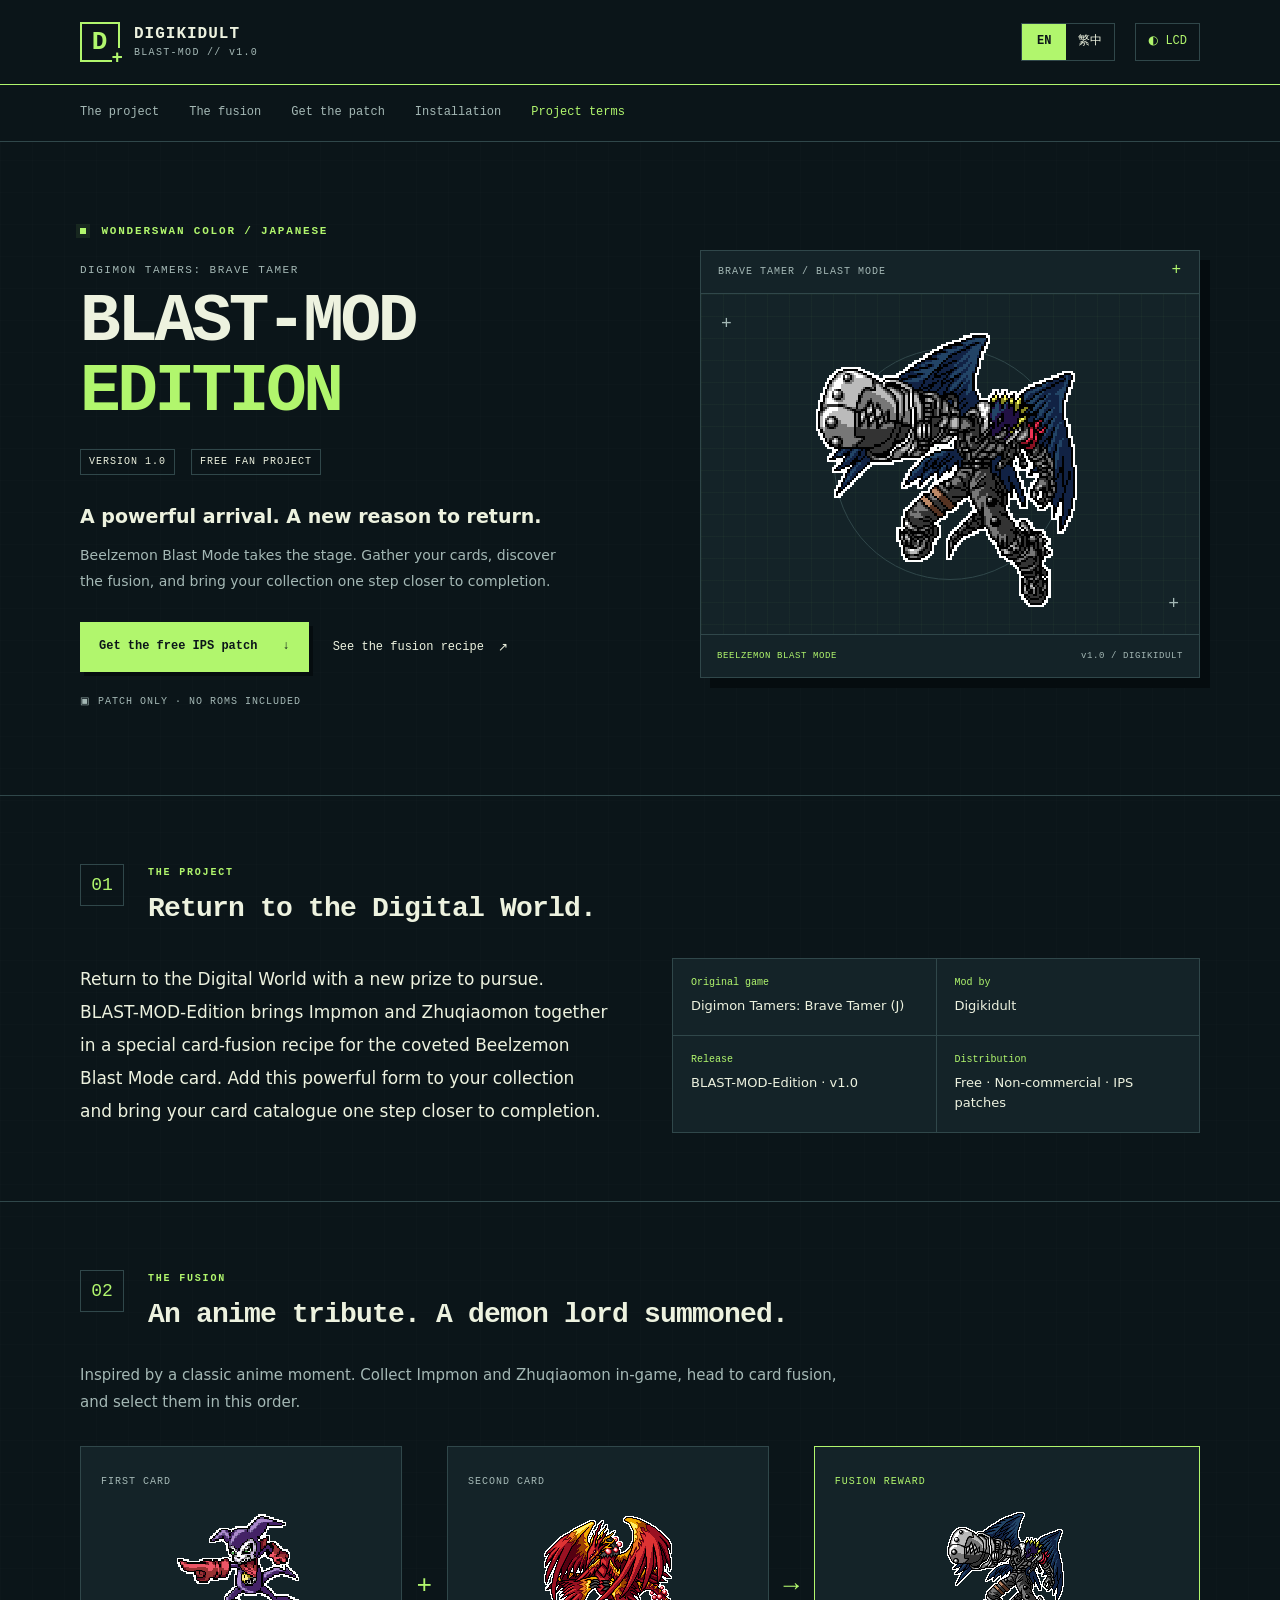
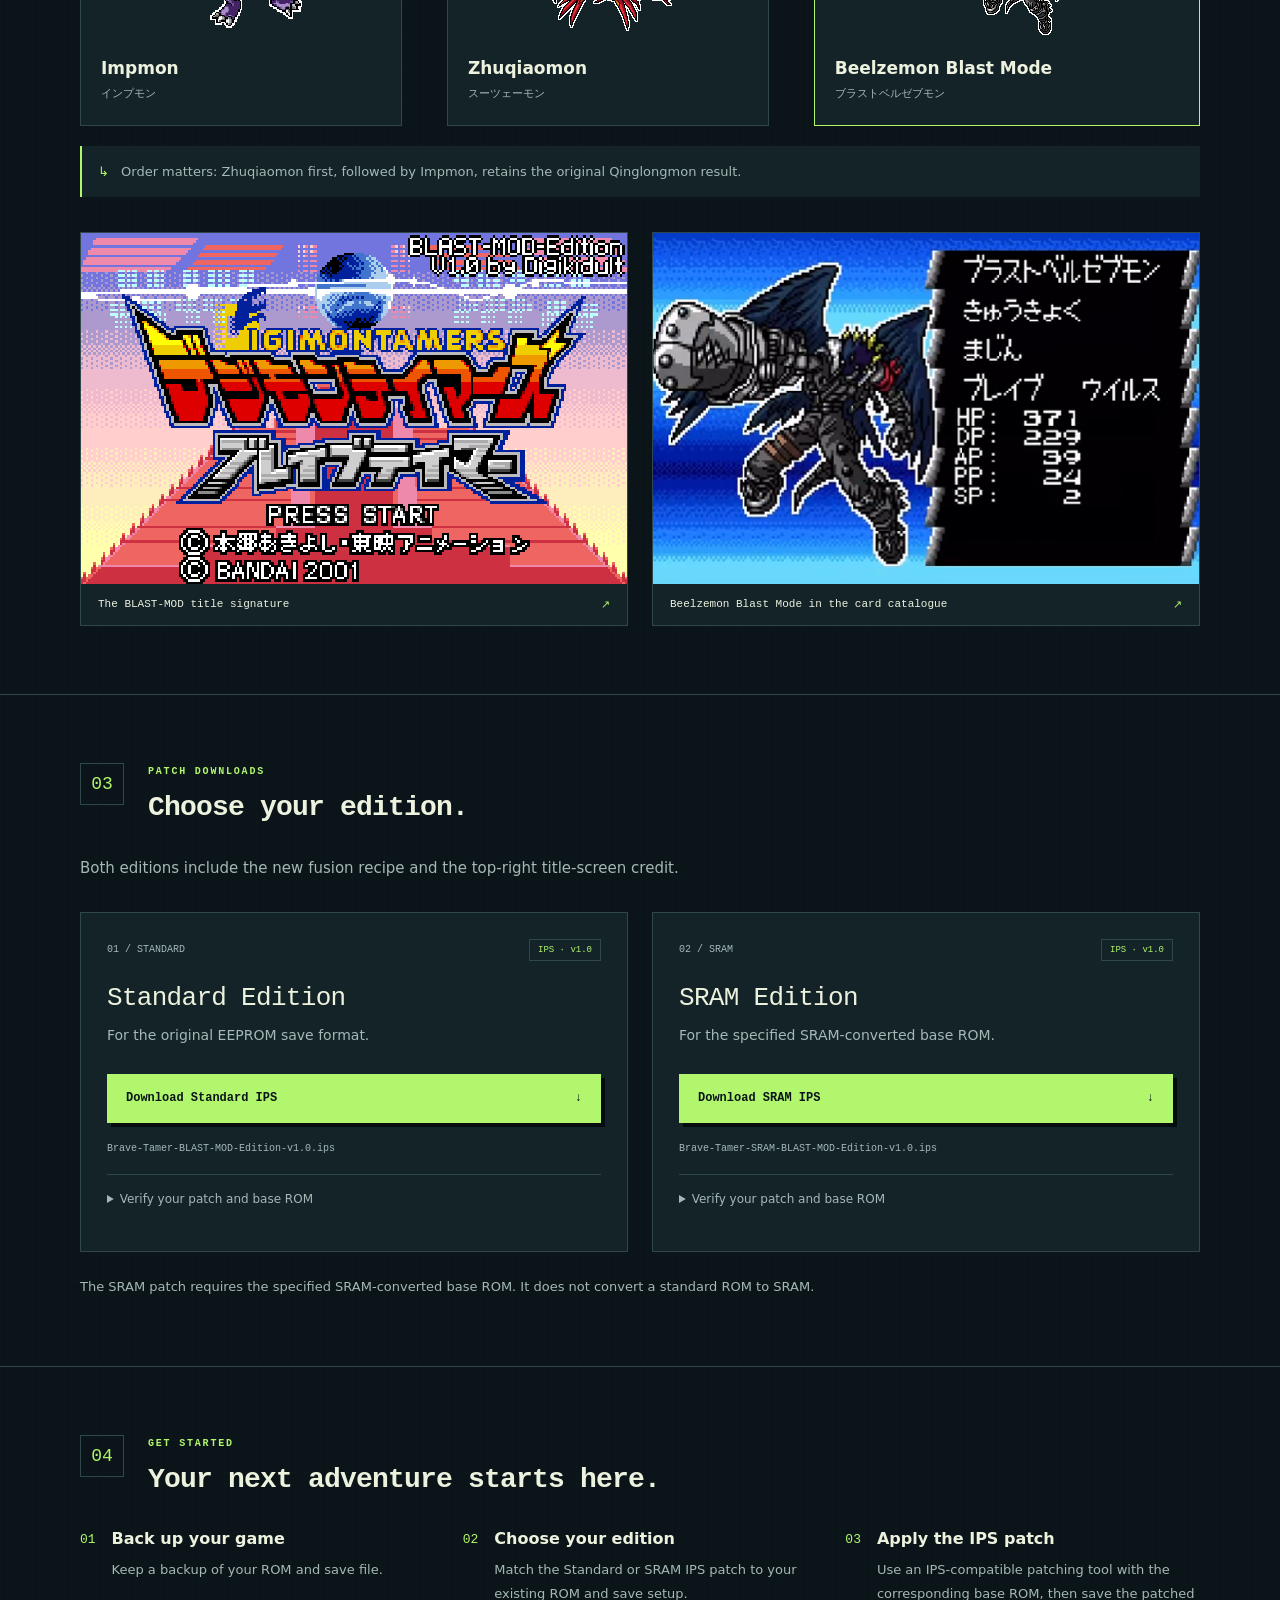
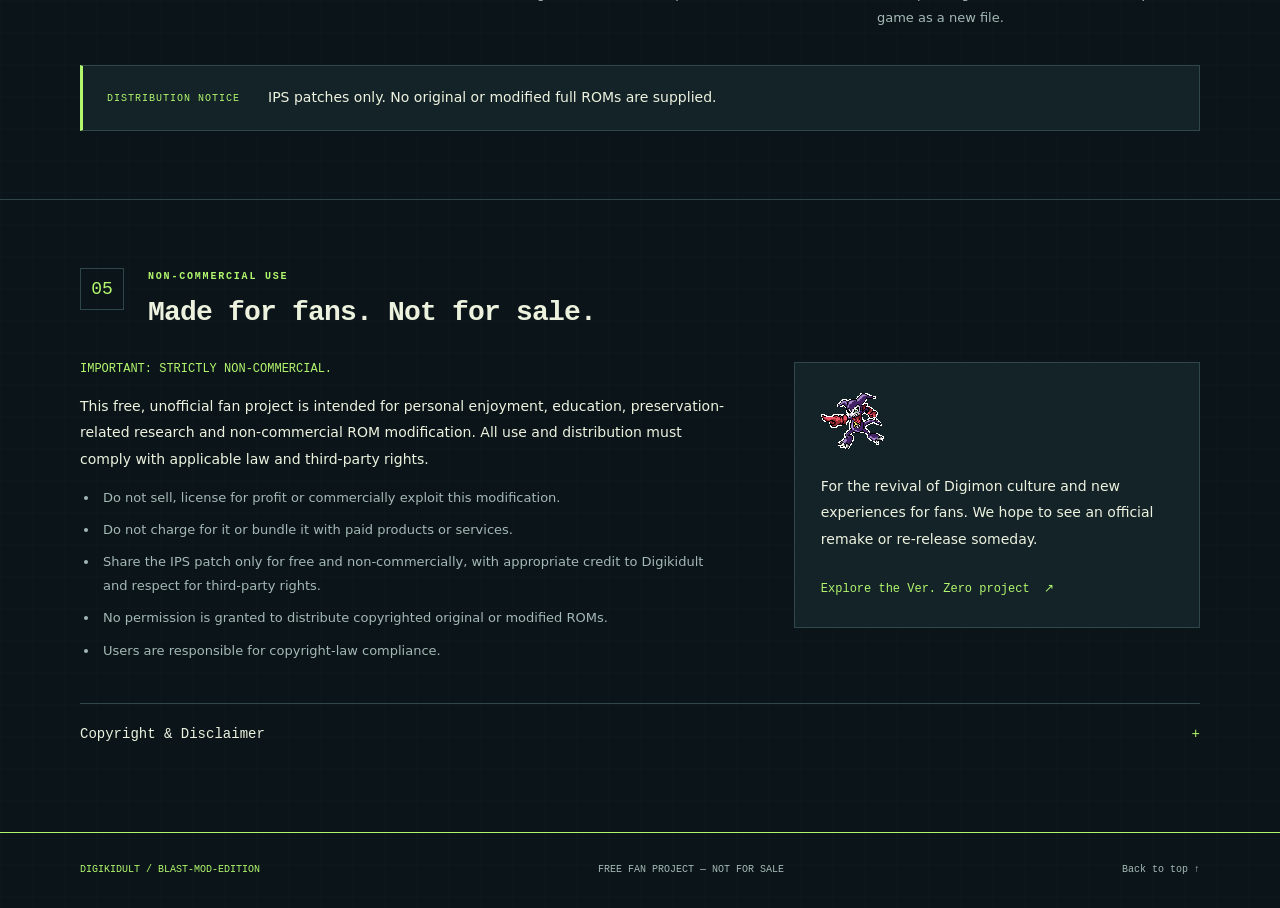
<file: index.html>
<!doctype html>
<html lang="en" data-theme="green"><head><meta charset="utf-8"><meta name="viewport" content="width=device-width,initial-scale=1"><meta name="color-scheme" content="dark"><meta name="description" content="BLAST-MOD-Edition for Digimon Tamers Brave Tamer. Discover the fusion recipe and download free Standard and SRAM IPS patches."><meta name="theme-color" content="#0b1519"><title>BLAST-MOD-Edition v1.0 — English · Digikidult</title><link rel="icon" href="impmon.png" type="image/png"><link rel="stylesheet" href="style.css"><script src="script.js" defer></script></head>
<body><a class="skip-link" href="#main">Skip to content</a><header class="topbar"><div class="wrap topbar-inner"><a class="brand" href="#top"><span class="brand-icon" aria-hidden="true">D<span>+</span></span><span>DIGIKIDULT<span class="brand-sub">BLAST-MOD // v1.0</span></span></a><div class="header-controls"><nav class="language" aria-label="Language"><a href="index.html" lang="en" aria-current="page">EN</a><a href="index-zh-HK.html" lang="zh-HK" >繁中</a></nav><button id="theme-button" class="theme-button" aria-label="Toggle LCD colour theme" aria-pressed="false"><span aria-hidden="true">◐</span> LCD</button></div></div></header>
<div class="nav-line"><nav class="wrap section-nav" aria-label="Page sections"><a href="#about">The project</a><a href="#fusion">The fusion</a><a href="#download">Get the patch</a><a href="#install">Installation</a><a href="#terms">Project terms</a></nav></div>
<main id="main"><section class="hero wrap" id="top"><div class="hero-copy"><div class="eyebrow"><span class="status-dot"></span> WONDERSWAN COLOR / JAPANESE</div><p class="edition-name">DIGIMON TAMERS: BRAVE TAMER</p><h1>BLAST-MOD<span>EDITION</span></h1><div class="release-line"><span>VERSION 1.0</span><span>FREE FAN PROJECT</span></div><h2 class="hero-tagline">A powerful arrival. A new reason to return.</h2><p class="hero-description">Beelzemon Blast Mode takes the stage. Gather your cards, discover the fusion, and bring your collection one step closer to completion.</p><div class="hero-actions"><a class="button primary" href="#download">Get the free IPS patch<span aria-hidden="true">↓</span></a><a class="text-link" href="#fusion">See the fusion recipe<span aria-hidden="true">↗</span></a></div><p class="patch-only"><span aria-hidden="true">▣</span> PATCH ONLY · NO ROMS INCLUDED</p></div><figure class="hero-art"><div class="hud-line"><span>BRAVE TAMER / BLAST MODE</span><span class="hud-plus">+</span></div><div class="art-stage"><span class="crosshair one" aria-hidden="true">+</span><span class="crosshair two" aria-hidden="true">+</span><img src="blast-beelzemon.png" width="120" height="128" alt="Original pixel artwork of Beelzemon Blast Mode" fetchpriority="high"></div><figcaption><span>BEELZEMON BLAST MODE</span><span>v1.0 / DIGIKIDULT</span></figcaption></figure></section>
<section class="section" id="about"><div class="wrap"><div class="section-heading"><span class="section-index">01</span><div><p class="eyebrow">THE PROJECT</p><h2>Return to the Digital World.</h2></div></div><div class="about-grid"><p class="lead">Return to the Digital World with a new prize to pursue. BLAST-MOD-Edition brings Impmon and Zhuqiaomon together in a special card-fusion recipe for the coveted Beelzemon Blast Mode card. Add this powerful form to your collection and bring your card catalogue one step closer to completion.</p><dl class="project-facts"><div><dt>Original game</dt><dd>Digimon Tamers: Brave Tamer (J)</dd></div><div><dt>Mod by</dt><dd>Digikidult</dd></div><div><dt>Release</dt><dd>BLAST-MOD-Edition · v1.0</dd></div><div><dt>Distribution</dt><dd>Free · Non-commercial · IPS patches</dd></div></dl></div></div></section>
<section class="section" id="fusion"><div class="wrap"><div class="section-heading"><span class="section-index">02</span><div><p class="eyebrow">THE FUSION</p><h2>An anime tribute. A demon lord summoned.</h2></div></div><p class="section-intro">Inspired by a classic anime moment. Collect Impmon and Zhuqiaomon in-game, head to card fusion, and select them in this order.</p><div class="recipe"><article class="recipe-card "><span class="recipe-label">FIRST CARD</span><div class="sprite-stage"><img src="impmon.png" alt="Impmon" loading="lazy" width="128" height="128"></div><h3>Impmon</h3><p lang="ja">インプモン</p></article><span class="recipe-sign" aria-hidden="true">+</span><article class="recipe-card "><span class="recipe-label">SECOND CARD</span><div class="sprite-stage"><img src="zhuqiaomon.png" alt="Zhuqiaomon" loading="lazy" width="128" height="128"></div><h3>Zhuqiaomon</h3><p lang="ja">スーツェーモン</p></article><span class="recipe-sign" aria-hidden="true">→</span><article class="recipe-card reward"><span class="recipe-label">FUSION REWARD</span><div class="sprite-stage"><img src="blast-beelzemon.png" alt="Beelzemon Blast Mode" loading="lazy" width="128" height="128"></div><h3>Beelzemon Blast Mode</h3><p lang="ja">ブラストベルゼブモン</p></article></div><p class="order-note"><span aria-hidden="true">↳</span> Order matters: Zhuqiaomon first, followed by Impmon, retains the original Qinglongmon result.</p><div class="screens"><button class="screen-button" data-image="title-screen.png" data-caption="The BLAST-MOD title signature" aria-label="Enlarge The BLAST-MOD title signature"><img src="title-screen.png" alt="The BLAST-MOD title signature" loading="lazy"><span>The BLAST-MOD title signature<span aria-hidden="true">↗</span></span></button><button class="screen-button" data-image="blast-card.png" data-caption="Beelzemon Blast Mode in the card catalogue" aria-label="Enlarge Beelzemon Blast Mode in the card catalogue"><img src="blast-card.png" alt="Beelzemon Blast Mode in the card catalogue" loading="lazy"><span>Beelzemon Blast Mode in the card catalogue<span aria-hidden="true">↗</span></span></button></div></div></section>
<section class="section" id="download"><div class="wrap"><div class="section-heading"><span class="section-index">03</span><div><p class="eyebrow">PATCH DOWNLOADS</p><h2>Choose your edition.</h2></div></div><p class="section-intro">Both editions include the new fusion recipe and the top-right title-screen credit.</p><div class="downloads"><article class="download-card"><div class="card-label"><span>01 / STANDARD</span><span class="file-tag">IPS · v1.0</span></div><h3>Standard Edition</h3><p>For the original EEPROM save format.</p><a class="button primary download" href="Brave-Tamer-BLAST-MOD-Edition-v1.0.ips" download>Download Standard IPS <span aria-hidden="true">↓</span></a><p class="filename">Brave-Tamer-BLAST-MOD-Edition-v1.0.ips</p><details><summary>Verify your patch and base ROM</summary><p class="hash-label">Base ROM size: 4 MiB</p><p class="hash-label">Base ROM SHA-256</p><div class="hash"><code>abc4cff28f85daebc801aafcb89d498eea1142511abcd24a6a13f7331e644237</code><button class="copy" data-copy="abc4cff28f85daebc801aafcb89d498eea1142511abcd24a6a13f7331e644237" aria-label="Copy base ROM checksum">Copy</button></div><p class="hash-label">IPS SHA-256</p><div class="hash"><code>46ae7899645e6f578286c5eab2c2a38b08c251fffed39c8a5ec6c0bf5ca2e228</code><button class="copy" data-copy="46ae7899645e6f578286c5eab2c2a38b08c251fffed39c8a5ec6c0bf5ca2e228" aria-label="Copy IPS checksum">Copy</button></div></details></article><article class="download-card"><div class="card-label"><span>02 / SRAM</span><span class="file-tag">IPS · v1.0</span></div><h3>SRAM Edition</h3><p>For the specified SRAM-converted base ROM.</p><a class="button primary download" href="Brave-Tamer-SRAM-BLAST-MOD-Edition-v1.0.ips" download>Download SRAM IPS <span aria-hidden="true">↓</span></a><p class="filename">Brave-Tamer-SRAM-BLAST-MOD-Edition-v1.0.ips</p><details><summary>Verify your patch and base ROM</summary><p class="hash-label">Base ROM size: 4 MiB</p><p class="hash-label">Base ROM SHA-256</p><div class="hash"><code>5bf3cb8fa128767c4ab505c61aed88b11a6f0ccdf43269fd3d047c740f60f04c</code><button class="copy" data-copy="5bf3cb8fa128767c4ab505c61aed88b11a6f0ccdf43269fd3d047c740f60f04c" aria-label="Copy base ROM checksum">Copy</button></div><p class="hash-label">IPS SHA-256</p><div class="hash"><code>af091598b6c0295ea6889a4e17a3245a60de86570e798533fd2d20f58d3da828</code><button class="copy" data-copy="af091598b6c0295ea6889a4e17a3245a60de86570e798533fd2d20f58d3da828" aria-label="Copy IPS checksum">Copy</button></div></details></article></div><p class="compatibility">The SRAM patch requires the specified SRAM-converted base ROM. It does not convert a standard ROM to SRAM.</p></div></section>
<section class="section" id="install"><div class="wrap"><div class="section-heading"><span class="section-index">04</span><div><p class="eyebrow">GET STARTED</p><h2>Your next adventure starts here.</h2></div></div><ol class="steps"><li><span class="step-number">01</span><div><h3>Back up your game</h3><p>Keep a backup of your ROM and save file.</p></div></li><li><span class="step-number">02</span><div><h3>Choose your edition</h3><p>Match the Standard or SRAM IPS patch to your existing ROM and save setup.</p></div></li><li><span class="step-number">03</span><div><h3>Apply the IPS patch</h3><p>Use an IPS-compatible patching tool with the corresponding base ROM, then save the patched game as a new file.</p></div></li></ol><div class="distribution-notice"><span class="notice-tag">DISTRIBUTION NOTICE</span><p>IPS patches only. No original or modified full ROMs are supplied.</p></div></div></section>
<section class="section" id="terms"><div class="wrap"><div class="section-heading"><span class="section-index">05</span><div><p class="eyebrow">NON-COMMERCIAL USE</p><h2>Made for fans. Not for sale.</h2></div></div><div class="terms-grid"><div><p class="important">IMPORTANT: STRICTLY NON-COMMERCIAL.</p><p>This free, unofficial fan project is intended for personal enjoyment, education, preservation-related research and non-commercial ROM modification. All use and distribution must comply with applicable law and third-party rights.</p><ul class="terms-list"><li>Do not sell, license for profit or commercially exploit this modification.</li><li>Do not charge for it or bundle it with paid products or services.</li><li>Share the IPS patch only for free and non-commercially, with appropriate credit to Digikidult and respect for third-party rights.</li><li>No permission is granted to distribute copyrighted original or modified ROMs.</li><li>Users are responsible for copyright-law compliance.</li></ul></div><aside class="community-note"><img src="impmon.png" alt="" width="64" height="64" loading="lazy"><p>For the revival of Digimon culture and new experiences for fans. We hope to see an official remake or re-release someday.</p><a href="https://digikidult.github.io/Anode-Cathode-Ver-Zero/index.html" class="text-link">Explore the Ver. Zero project<span aria-hidden="true">↗</span></a></aside></div><details class="legal" id="legal"><summary>Copyright & Disclaimer<span aria-hidden="true">+</span></summary><div><p>Digimon, its characters, artwork, trademarks and related intellectual property belong to Bandai and other applicable rights holders. The original game and its contents remain the property of their respective owners.</p><p>Digikidult claims authorship only of original modifications and contributions to this fan project, to the extent permitted by law. This project is not affiliated with, endorsed, sponsored or authorized by Bandai, Toei Animation or any other rights holder.</p><p>Non-commercial distribution does not automatically make use or redistribution of copyrighted content lawful.</p></div></details></div></section>
</main><footer><div class="wrap footer-inner"><span>DIGIKIDULT / BLAST-MOD-EDITION</span><span>FREE FAN PROJECT — NOT FOR SALE</span><a href="#top">Back to top ↑</a></div></footer><dialog id="image-dialog" aria-labelledby="image-caption"><button class="dialog-close" aria-label="Close image">×</button><img id="dialog-image" alt=""><p id="image-caption"></p></dialog><div class="sr-only" id="copy-status" role="status" aria-live="polite"></div></body></html>
</file>
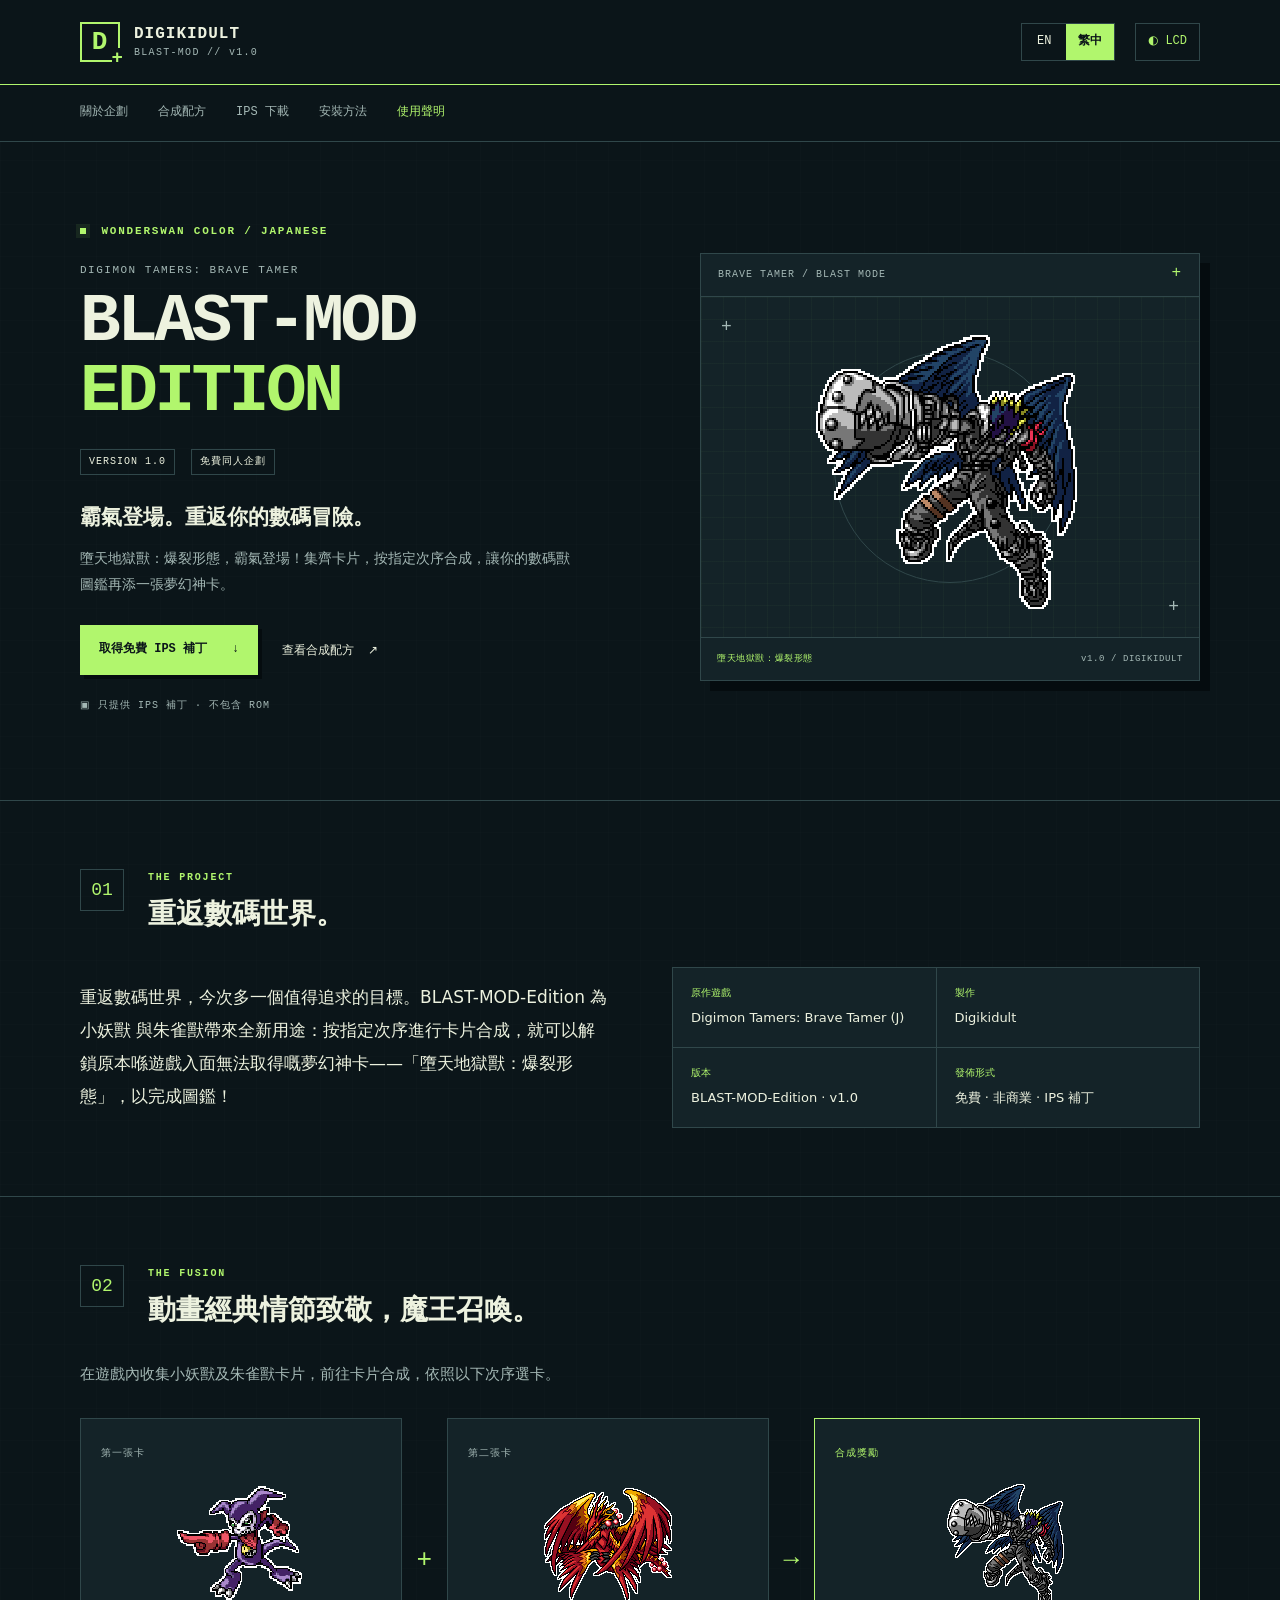
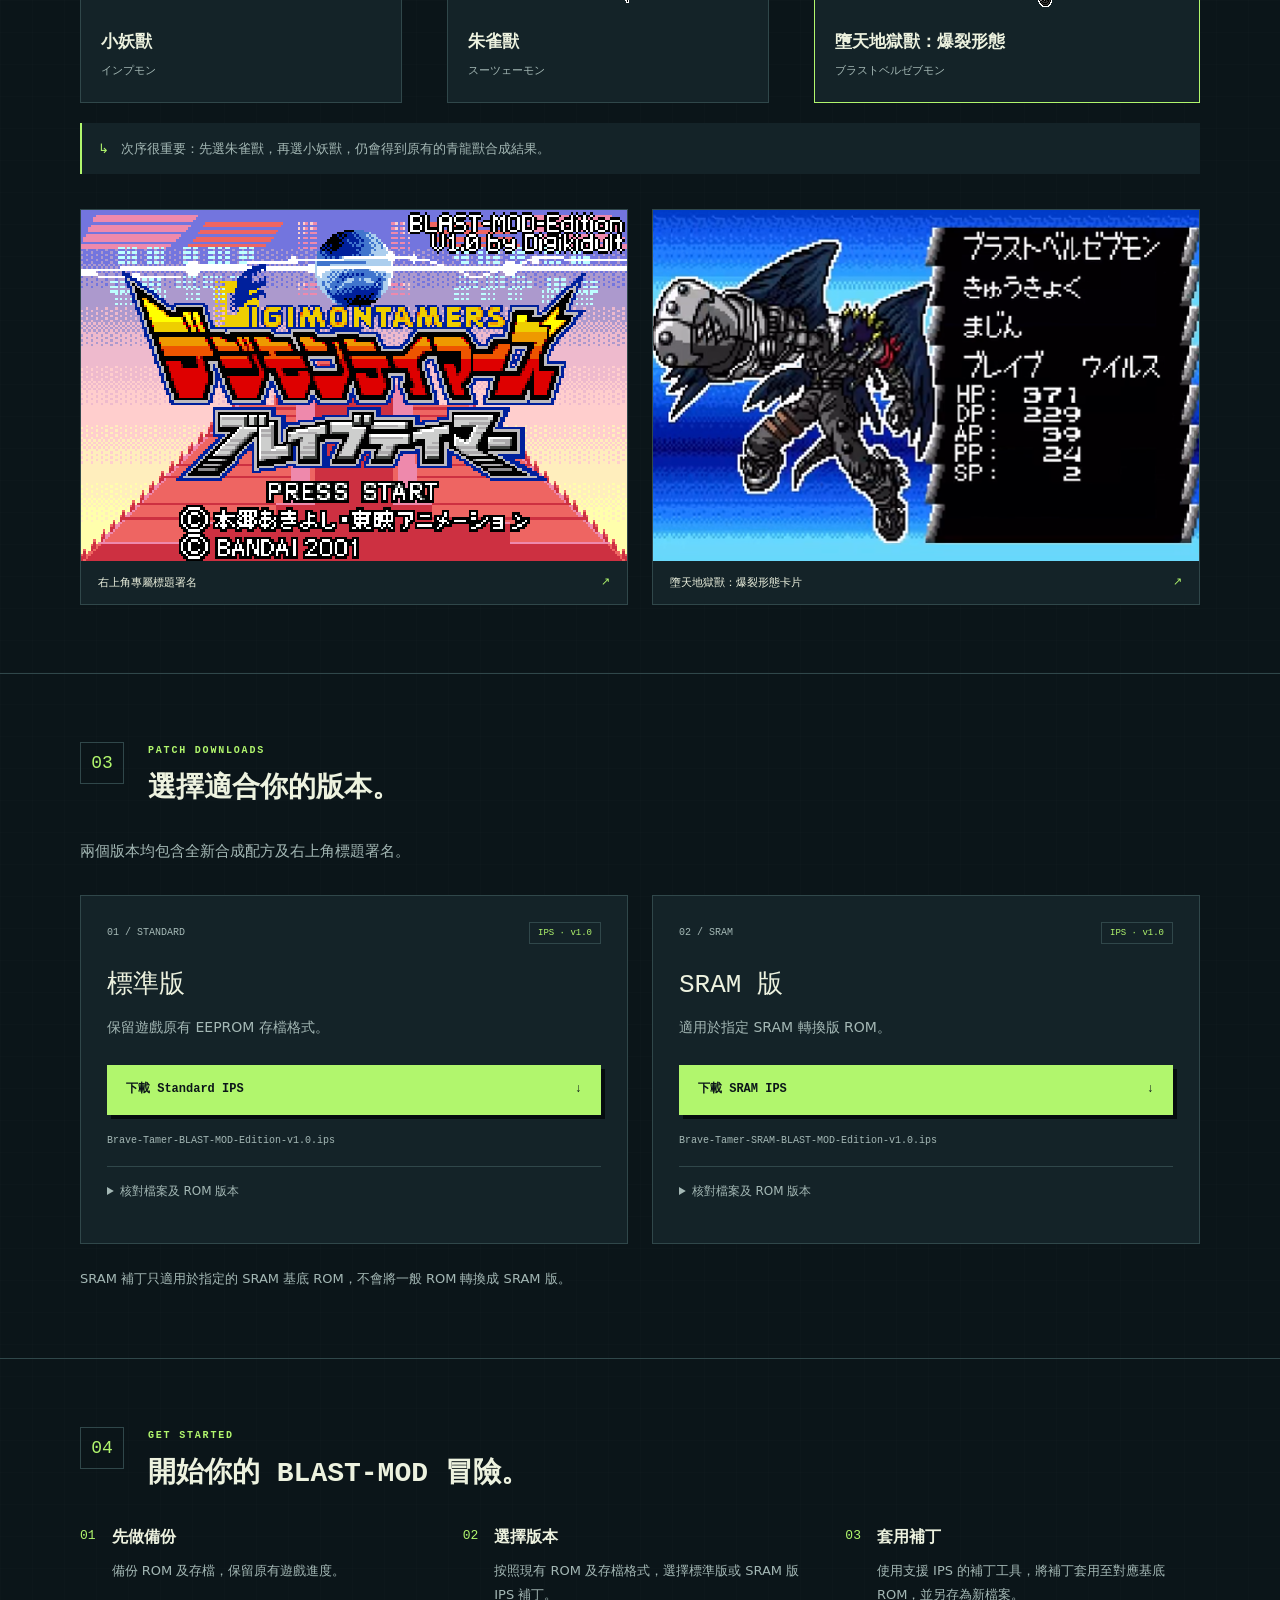
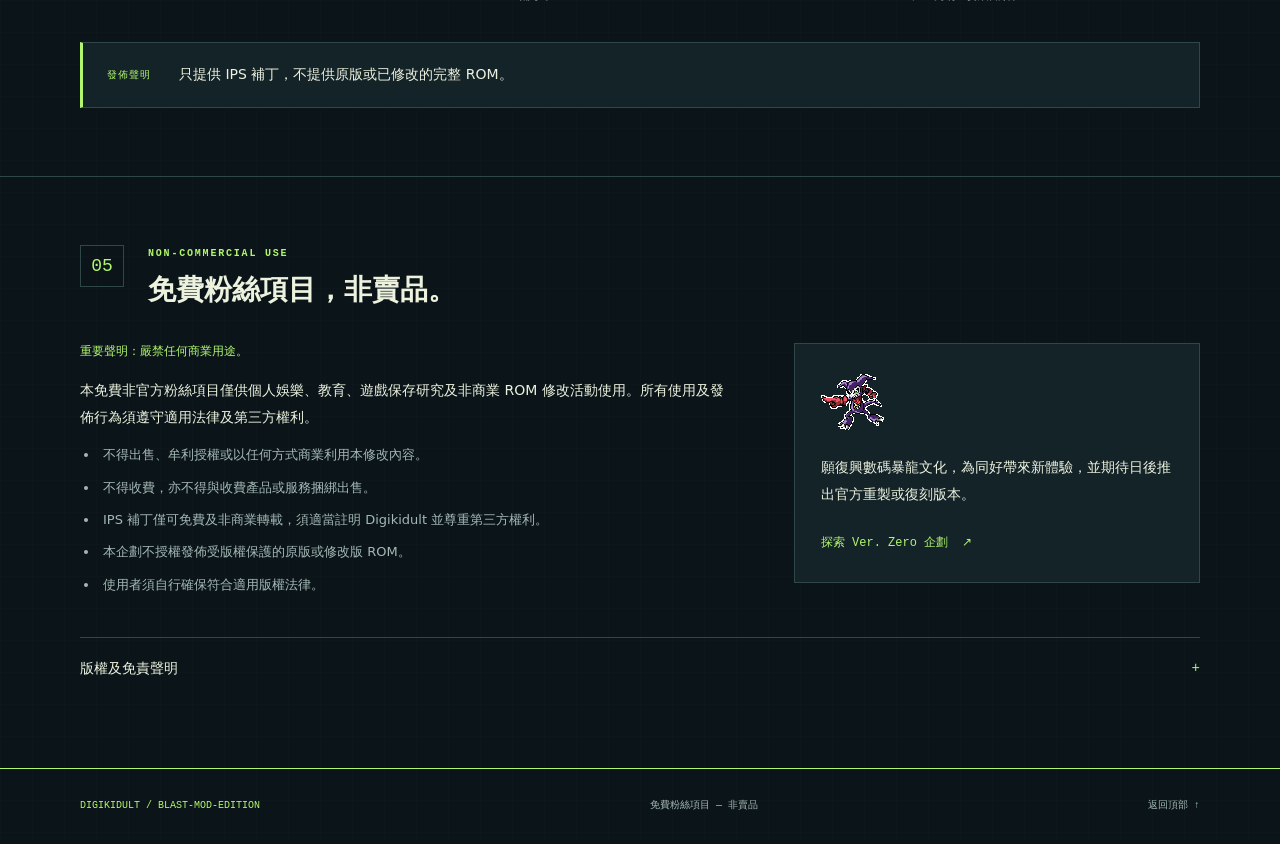
<file: index-zh-HK.html>
<!doctype html>
<html lang="zh-HK" data-theme="green"><head><meta charset="utf-8"><meta name="viewport" content="width=device-width,initial-scale=1"><meta name="color-scheme" content="dark"><meta name="description" content="BLAST-MOD-Edition — Brave Tamer 免費非官方同人修改版。查看合成配方，下載標準版及 SRAM 版 IPS 補丁。"><meta name="theme-color" content="#0b1519"><title>BLAST-MOD-Edition v1.0 — 繁體中文 · Digikidult</title><link rel="icon" href="impmon.png" type="image/png"><link rel="stylesheet" href="style.css"><script src="script.js" defer></script></head>
<body><a class="skip-link" href="#main">跳至內容</a><header class="topbar"><div class="wrap topbar-inner"><a class="brand" href="#top"><span class="brand-icon" aria-hidden="true">D<span>+</span></span><span>DIGIKIDULT<span class="brand-sub">BLAST-MOD // v1.0</span></span></a><div class="header-controls"><nav class="language" aria-label="Language"><a href="index.html" lang="en" >EN</a><a href="index-zh-HK.html" lang="zh-HK" aria-current="page">繁中</a></nav><button id="theme-button" class="theme-button" aria-label="切換 LCD 配色" aria-pressed="false"><span aria-hidden="true">◐</span> LCD</button></div></div></header>
<div class="nav-line"><nav class="wrap section-nav" aria-label="頁面章節"><a href="#about">關於企劃</a><a href="#fusion">合成配方</a><a href="#download">IPS 下載</a><a href="#install">安裝方法</a><a href="#terms">使用聲明</a></nav></div>
<main id="main"><section class="hero wrap" id="top"><div class="hero-copy"><div class="eyebrow"><span class="status-dot"></span> WONDERSWAN COLOR / JAPANESE</div><p class="edition-name">DIGIMON TAMERS: BRAVE TAMER</p><h1>BLAST-MOD<span>EDITION</span></h1><div class="release-line"><span>VERSION 1.0</span><span>免費同人企劃</span></div><h2 class="hero-tagline">霸氣登場。重返你的數碼冒險。</h2><p class="hero-description">墮天地獄獸：爆裂形態，霸氣登場！集齊卡片，按指定次序合成，讓你的數碼獸圖鑑再添一張夢幻神卡。</p><div class="hero-actions"><a class="button primary" href="#download">取得免費 IPS 補丁<span aria-hidden="true">↓</span></a><a class="text-link" href="#fusion">查看合成配方<span aria-hidden="true">↗</span></a></div><p class="patch-only"><span aria-hidden="true">▣</span> 只提供 IPS 補丁 · 不包含 ROM</p></div><figure class="hero-art"><div class="hud-line"><span>BRAVE TAMER / BLAST MODE</span><span class="hud-plus">+</span></div><div class="art-stage"><span class="crosshair one" aria-hidden="true">+</span><span class="crosshair two" aria-hidden="true">+</span><img src="blast-beelzemon.png" width="120" height="128" alt="墮天地獄獸爆裂形態像素插畫" fetchpriority="high"></div><figcaption><span>墮天地獄獸：爆裂形態</span><span>v1.0 / DIGIKIDULT</span></figcaption></figure></section>
<section class="section" id="about"><div class="wrap"><div class="section-heading"><span class="section-index">01</span><div><p class="eyebrow">THE PROJECT</p><h2>重返數碼世界。</h2></div></div><div class="about-grid"><p class="lead">重返數碼世界，今次多一個值得追求的目標。BLAST-MOD-Edition 為 小妖獸  與朱雀獸帶來全新用途：按指定次序進行卡片合成，就可以解鎖原本喺遊戲入面無法取得嘅夢幻神卡——「墮天地獄獸：爆裂形態」，以完成圖鑑！</p><dl class="project-facts"><div><dt>原作遊戲</dt><dd>Digimon Tamers: Brave Tamer (J)</dd></div><div><dt>製作</dt><dd>Digikidult</dd></div><div><dt>版本</dt><dd>BLAST-MOD-Edition · v1.0</dd></div><div><dt>發佈形式</dt><dd>免費 · 非商業 · IPS 補丁</dd></div></dl></div></div></section>
<section class="section" id="fusion"><div class="wrap"><div class="section-heading"><span class="section-index">02</span><div><p class="eyebrow">THE FUSION</p><h2>動畫經典情節致敬，魔王召喚。</h2></div></div><p class="section-intro">在遊戲內收集小妖獸及朱雀獸卡片，前往卡片合成，依照以下次序選卡。</p><div class="recipe"><article class="recipe-card "><span class="recipe-label">第一張卡</span><div class="sprite-stage"><img src="impmon.png" alt="小妖獸" loading="lazy" width="128" height="128"></div><h3>小妖獸</h3><p lang="ja">インプモン</p></article><span class="recipe-sign" aria-hidden="true">+</span><article class="recipe-card "><span class="recipe-label">第二張卡</span><div class="sprite-stage"><img src="zhuqiaomon.png" alt="朱雀獸" loading="lazy" width="128" height="128"></div><h3>朱雀獸</h3><p lang="ja">スーツェーモン</p></article><span class="recipe-sign" aria-hidden="true">→</span><article class="recipe-card reward"><span class="recipe-label">合成獎勵</span><div class="sprite-stage"><img src="blast-beelzemon.png" alt="墮天地獄獸：爆裂形態" loading="lazy" width="128" height="128"></div><h3>墮天地獄獸：爆裂形態</h3><p lang="ja">ブラストベルゼブモン</p></article></div><p class="order-note"><span aria-hidden="true">↳</span> 次序很重要：先選朱雀獸，再選小妖獸，仍會得到原有的青龍獸合成結果。</p><div class="screens"><button class="screen-button" data-image="title-screen.png" data-caption="右上角專屬標題署名" aria-label="放大右上角專屬標題署名"><img src="title-screen.png" alt="右上角專屬標題署名" loading="lazy"><span>右上角專屬標題署名<span aria-hidden="true">↗</span></span></button><button class="screen-button" data-image="blast-card.png" data-caption="墮天地獄獸：爆裂形態卡片" aria-label="放大墮天地獄獸：爆裂形態卡片"><img src="blast-card.png" alt="墮天地獄獸：爆裂形態卡片" loading="lazy"><span>墮天地獄獸：爆裂形態卡片<span aria-hidden="true">↗</span></span></button></div></div></section>
<section class="section" id="download"><div class="wrap"><div class="section-heading"><span class="section-index">03</span><div><p class="eyebrow">PATCH DOWNLOADS</p><h2>選擇適合你的版本。</h2></div></div><p class="section-intro">兩個版本均包含全新合成配方及右上角標題署名。</p><div class="downloads"><article class="download-card"><div class="card-label"><span>01 / STANDARD</span><span class="file-tag">IPS · v1.0</span></div><h3>標準版</h3><p>保留遊戲原有 EEPROM 存檔格式。</p><a class="button primary download" href="Brave-Tamer-BLAST-MOD-Edition-v1.0.ips" download>下載 Standard IPS <span aria-hidden="true">↓</span></a><p class="filename">Brave-Tamer-BLAST-MOD-Edition-v1.0.ips</p><details><summary>核對檔案及 ROM 版本</summary><p class="hash-label">基底 ROM 大小: 4 MiB</p><p class="hash-label">基底 ROM SHA-256</p><div class="hash"><code>abc4cff28f85daebc801aafcb89d498eea1142511abcd24a6a13f7331e644237</code><button class="copy" data-copy="abc4cff28f85daebc801aafcb89d498eea1142511abcd24a6a13f7331e644237" aria-label="複製基底 ROM 校驗值">複製</button></div><p class="hash-label">IPS SHA-256</p><div class="hash"><code>46ae7899645e6f578286c5eab2c2a38b08c251fffed39c8a5ec6c0bf5ca2e228</code><button class="copy" data-copy="46ae7899645e6f578286c5eab2c2a38b08c251fffed39c8a5ec6c0bf5ca2e228" aria-label="複製補丁校驗值">複製</button></div></details></article><article class="download-card"><div class="card-label"><span>02 / SRAM</span><span class="file-tag">IPS · v1.0</span></div><h3>SRAM 版</h3><p>適用於指定 SRAM 轉換版 ROM。</p><a class="button primary download" href="Brave-Tamer-SRAM-BLAST-MOD-Edition-v1.0.ips" download>下載 SRAM IPS <span aria-hidden="true">↓</span></a><p class="filename">Brave-Tamer-SRAM-BLAST-MOD-Edition-v1.0.ips</p><details><summary>核對檔案及 ROM 版本</summary><p class="hash-label">基底 ROM 大小: 4 MiB</p><p class="hash-label">基底 ROM SHA-256</p><div class="hash"><code>5bf3cb8fa128767c4ab505c61aed88b11a6f0ccdf43269fd3d047c740f60f04c</code><button class="copy" data-copy="5bf3cb8fa128767c4ab505c61aed88b11a6f0ccdf43269fd3d047c740f60f04c" aria-label="複製基底 ROM 校驗值">複製</button></div><p class="hash-label">IPS SHA-256</p><div class="hash"><code>af091598b6c0295ea6889a4e17a3245a60de86570e798533fd2d20f58d3da828</code><button class="copy" data-copy="af091598b6c0295ea6889a4e17a3245a60de86570e798533fd2d20f58d3da828" aria-label="複製補丁校驗值">複製</button></div></details></article></div><p class="compatibility">SRAM 補丁只適用於指定的 SRAM 基底 ROM，不會將一般 ROM 轉換成 SRAM 版。</p></div></section>
<section class="section" id="install"><div class="wrap"><div class="section-heading"><span class="section-index">04</span><div><p class="eyebrow">GET STARTED</p><h2>開始你的 BLAST-MOD 冒險。</h2></div></div><ol class="steps"><li><span class="step-number">01</span><div><h3>先做備份</h3><p>備份 ROM 及存檔，保留原有遊戲進度。</p></div></li><li><span class="step-number">02</span><div><h3>選擇版本</h3><p>按照現有 ROM 及存檔格式，選擇標準版或 SRAM 版 IPS 補丁。</p></div></li><li><span class="step-number">03</span><div><h3>套用補丁</h3><p>使用支援 IPS 的補丁工具，將補丁套用至對應基底 ROM，並另存為新檔案。</p></div></li></ol><div class="distribution-notice"><span class="notice-tag">發佈聲明</span><p>只提供 IPS 補丁，不提供原版或已修改的完整 ROM。</p></div></div></section>
<section class="section" id="terms"><div class="wrap"><div class="section-heading"><span class="section-index">05</span><div><p class="eyebrow">NON-COMMERCIAL USE</p><h2>免費粉絲項目，非賣品。</h2></div></div><div class="terms-grid"><div><p class="important">重要聲明：嚴禁任何商業用途。</p><p>本免費非官方粉絲項目僅供個人娛樂、教育、遊戲保存研究及非商業 ROM 修改活動使用。所有使用及發佈行為須遵守適用法律及第三方權利。</p><ul class="terms-list"><li>不得出售、牟利授權或以任何方式商業利用本修改內容。</li><li>不得收費，亦不得與收費產品或服務捆綁出售。</li><li>IPS 補丁僅可免費及非商業轉載，須適當註明 Digikidult 並尊重第三方權利。</li><li>本企劃不授權發佈受版權保護的原版或修改版 ROM。</li><li>使用者須自行確保符合適用版權法律。</li></ul></div><aside class="community-note"><img src="impmon.png" alt="" width="64" height="64" loading="lazy"><p>願復興數碼暴龍文化，為同好帶來新體驗，並期待日後推出官方重製或復刻版本。</p><a href="https://digikidult.github.io/Anode-Cathode-Ver-Zero/index.html" class="text-link">探索 Ver. Zero 企劃<span aria-hidden="true">↗</span></a></aside></div><details class="legal" id="legal"><summary>版權及免責聲明<span aria-hidden="true">+</span></summary><div><p>《Digimon》及相關角色、美術作品、商標和知識產權均屬 Bandai 及其他相關權利持有人所有。原版遊戲及其內容的權利由相關持有人保留。</p><p>Digikidult 僅就本粉絲企劃的原創修改及貢獻，在法律允許範圍內主張相關創作權利。本企劃與 Bandai、Toei Animation 或其他權利持有人並無官方關聯，亦未獲認可、贊助或授權。</p><p>非商業發佈不代表使用或轉載受版權保護內容必然合法。</p></div></details></div></section>
</main><footer><div class="wrap footer-inner"><span>DIGIKIDULT / BLAST-MOD-EDITION</span><span>免費粉絲項目 — 非賣品</span><a href="#top">返回頂部 ↑</a></div></footer><dialog id="image-dialog" aria-labelledby="image-caption"><button class="dialog-close" aria-label="關閉圖片">×</button><img id="dialog-image" alt=""><p id="image-caption"></p></dialog><div class="sr-only" id="copy-status" role="status" aria-live="polite"></div></body></html>
</file>
<file: style.css>
:root{--bg:#0b1519;--panel:#142328;--panel-hi:#1b2d31;--line:#30474a;--accent:#b1f66d;--ink:#edf2df;--muted:#a4b8b5;--shadow:#050c0f;--mono:Consolas,"SFMono-Regular","Liberation Mono",monospace;--body:system-ui,-apple-system,"Segoe UI","Microsoft JhengHei",sans-serif;color-scheme:dark}
:root[data-theme=amber]{--bg:#19150d;--panel:#292116;--panel-hi:#382d1d;--line:#57482e;--accent:#ffce72;--ink:#f5ecd8;--muted:#c0b297;--shadow:#0b0804}
*{box-sizing:border-box}html{scroll-behavior:smooth;scroll-padding-top:100px}body{margin:0;color:var(--ink);background-color:var(--bg);background-image:linear-gradient(#ffffff02 1px,transparent 1px),linear-gradient(90deg,#ffffff02 1px,transparent 1px);background-size:32px 32px;font:16px/1.8 var(--body)}a{color:inherit;text-underline-offset:4px}button,a{-webkit-tap-highlight-color:transparent}button{font:inherit;cursor:pointer}button:focus-visible,a:focus-visible,summary:focus-visible{outline:2px solid var(--accent);outline-offset:5px}img{display:block;max-width:100%}h1,h2,h3,p,figure,dl{margin:0}h1,h2,h3{line-height:1.2}h1,h2,.eyebrow,.brand,.card-label,.file-tag,.section-index,.button,.section-nav,.header-controls,.release-line,.hud-line,figcaption,footer,.recipe-label{font-family:var(--mono)}.wrap{width:min(1120px,calc(100% - 64px));margin-inline:auto}.topbar{position:sticky;top:0;background:var(--bg);z-index:10;border-bottom:1px solid var(--accent)}.topbar-inner{height:84px;display:flex;align-items:center;justify-content:space-between;gap:24px}.brand{display:flex;align-items:center;gap:14px;text-decoration:none;font-weight:bold;font-size:16px;line-height:1.45;letter-spacing:1px}.brand-sub{display:block;font-size:10px;font-weight:normal;color:var(--muted);letter-spacing:1.3px}.brand-icon{width:40px;height:40px;position:relative;border:2px solid var(--accent);color:var(--accent);font-size:26px;line-height:36px;text-align:center}.brand-icon span{position:absolute;right:-6px;bottom:-8px;font-size:19px;line-height:20px;background:var(--bg)}.header-controls{display:flex;align-items:center;gap:20px;font-size:12px}.language{display:flex;border:1px solid var(--line)}.language a{padding:7px 12px;min-width:44px;text-align:center;text-decoration:none}.language a[aria-current]{background:var(--accent);color:var(--bg);font-weight:bold}.language a:hover{box-shadow:inset 0 0 0 1px var(--accent)}.theme-button{border:1px solid var(--line);color:var(--accent);background:transparent;padding:7px 12px;font-size:12px;min-height:38px}.theme-button:hover{border-color:var(--accent)}.nav-line{border-bottom:1px solid var(--line);background:var(--bg)}.section-nav{display:flex;gap:30px;overflow:auto;scrollbar-width:thin;padding-block:17px;white-space:nowrap;font-size:12px}.section-nav a{text-decoration:none;color:var(--muted)}.section-nav a:hover,.section-nav a[aria-current=location]{color:var(--accent)}.hero{display:grid;grid-template-columns:1.12fr 1fr;gap:60px;padding-block:80px 88px;align-items:center}.eyebrow{font-size:11px;letter-spacing:1.8px;color:var(--accent);font-weight:600}.status-dot{display:inline-block;width:6px;height:6px;background:var(--accent);margin-right:7px;box-shadow:0 0 0 4px #a9f76b14}.edition-name{margin-top:23px;font:11px var(--mono);letter-spacing:1.5px;color:var(--muted)}h1{font-size:clamp(44px,5.3vw,72px);letter-spacing:-3.5px;margin-top:12px;font-weight:900;line-height:1.03;white-space:nowrap}h1 span{display:block;color:var(--accent)}.release-line{display:flex;gap:16px;font-size:10px;letter-spacing:1px;margin-top:21px}.release-line span{padding:3px 8px;border:1px solid var(--line)}.hero-tagline{font-family:var(--body);font-size:19px;line-height:1.5;margin-top:27px;font-weight:600}.hero-description{font-size:14px;line-height:1.85;color:var(--muted);max-width:490px;margin-top:12px}.hero-actions{display:flex;align-items:center;gap:24px;flex-wrap:wrap;margin-top:28px}.button{display:inline-flex;align-items:center;justify-content:space-between;gap:25px;min-height:48px;padding:13px 18px;text-decoration:none;font-size:12px;font-weight:bold;border:1px solid var(--accent);transition:transform .15s,box-shadow .15s}.primary{background:var(--accent);color:var(--bg);box-shadow:4px 4px 0 var(--shadow)}.button:hover{transform:translate(-2px,-2px);box-shadow:6px 6px 0 var(--shadow)}.text-link{font:12px var(--mono);display:inline-flex;align-items:center;gap:14px;text-decoration:none}.text-link:hover{color:var(--accent)}.patch-only{display:flex;align-items:center;gap:8px;margin-top:23px;font:10px var(--mono);letter-spacing:1px;color:var(--muted)}.hero-art{align-self:center;border:1px solid var(--line);background:var(--panel);box-shadow:10px 10px 0 var(--shadow);min-width:0}.hud-line{display:flex;justify-content:space-between;padding:12px 17px;border-bottom:1px solid var(--line);color:var(--muted);font-size:10px;letter-spacing:1px}.hud-plus{color:var(--accent);font-size:16px;line-height:14px}.art-stage{height:340px;display:grid;place-items:center;position:relative;overflow:hidden;background-image:linear-gradient(#b1f66d08 1px,transparent 1px),linear-gradient(90deg,#b1f66d08 1px,transparent 1px);background-size:22px 22px}.art-stage::before{content:"";position:absolute;width:230px;height:230px;border:1px solid var(--line);border-radius:50%;pointer-events:none}.art-stage img{width:auto;height:285px;object-fit:contain;image-rendering:pixelated;z-index:1}.crosshair{position:absolute;color:var(--muted);font:18px var(--mono)}.one{top:20px;left:20px}.two{bottom:20px;right:20px}figcaption{display:flex;gap:12px;justify-content:space-between;border-top:1px solid var(--line);padding:13px 16px;font-size:9px;letter-spacing:.6px}figcaption span:first-child{color:var(--accent)}figcaption span:last-child{color:var(--muted)}.section{border-top:1px solid var(--line);padding:68px 0}.section-heading{display:flex;align-items:flex-start;gap:24px;margin-bottom:30px}.section-index{font-size:18px;color:var(--accent);line-height:1;border:1px solid var(--line);padding:11px 8px;min-width:44px;text-align:center}.section-heading .eyebrow{margin-bottom:8px;font-size:10px}.section-heading h2{font-size:28px;letter-spacing:-.8px;line-height:1.35}.about-grid{display:grid;grid-template-columns:1fr 1fr;gap:64px}.lead{font-size:17px;line-height:1.95;align-self:center}.project-facts{display:grid;grid-template-columns:1fr 1fr;gap:1px;background:var(--line);border:1px solid var(--line)}.project-facts div{background:var(--panel);padding:18px;min-width:0}.project-facts dt{font:10px var(--mono);color:var(--accent);margin-bottom:8px}.project-facts dd{margin:0;font-size:13px;line-height:1.6}.section-intro{max-width:780px;color:var(--muted);margin:-2px 0 30px;font-size:15px}.recipe{display:grid;grid-template-columns:1fr 45px 1fr 45px 1.2fr;align-items:stretch}.recipe-card{min-width:0;border:1px solid var(--line);background:var(--panel);padding:18px 20px 21px}.recipe-label{font-size:10px;color:var(--muted);letter-spacing:1px}.sprite-stage{height:155px;display:flex;align-items:center;justify-content:center}.sprite-stage img{image-rendering:pixelated;object-fit:contain;width:128px;height:128px}.recipe-card h3{font-size:17px;margin:9px 0 6px}.recipe-card p{font-size:11px;color:var(--muted)}.recipe-sign{font:26px var(--mono);align-self:center;justify-self:center;color:var(--accent)}.reward{border-color:var(--accent)}.reward .recipe-label{color:var(--accent)}.order-note{margin-top:20px;padding:14px 16px;background:var(--panel);border-left:2px solid var(--accent);font-size:13px;color:var(--muted)}.order-note>span{color:var(--accent);margin-right:8px}.screens{display:grid;grid-template-columns:1fr 1fr;gap:24px;margin-top:35px}.screen-button{border:1px solid var(--line);padding:0;background:var(--panel);color:var(--ink);text-align:left;overflow:hidden;transition:border-color .15s}.screen-button:hover{border-color:var(--accent)}.screen-button>img{width:100%;aspect-ratio:224/144;object-fit:contain;background:#020405;image-rendering:pixelated}.screen-button>span{display:flex;justify-content:space-between;gap:12px;padding:14px 17px;font:11px var(--mono)}.screen-button>span>span{color:var(--accent)}.downloads{display:grid;grid-template-columns:1fr 1fr;gap:24px}.download-card{background:var(--panel);border:1px solid var(--line);padding:26px;min-width:0}.card-label{display:flex;justify-content:space-between;gap:12px;align-items:center;font-size:10px;color:var(--muted)}.file-tag{border:1px solid var(--line);padding:2px 8px;color:var(--accent);font-size:9px}.download-card h3{font:26px var(--mono);margin-top:22px;letter-spacing:-.7px}.download-card>p:not(.filename){font-size:14px;color:var(--muted);margin-top:10px}.download{display:flex;margin-top:25px}.filename{font:10px/1.7 var(--mono);overflow-wrap:anywhere;margin:17px 0;color:var(--muted)}details{border-top:1px solid var(--line)}summary{cursor:pointer;padding:14px 0;font-size:12px;color:var(--muted)}summary:hover{color:var(--accent)}.hash-label{font:10px/1.7 var(--mono);margin:12px 0 6px;color:var(--muted)}.hash{display:flex;gap:10px;align-items:start}.hash code{font:10px/1.65 var(--mono);word-break:break-all;flex:1;background:var(--bg);padding:9px;color:var(--ink)}.copy{font:10px var(--mono);background:transparent;border:1px solid var(--line);color:var(--accent);padding:8px;min-height:35px}.copy:hover{border-color:var(--accent)}.compatibility{margin-top:23px;font-size:13px;color:var(--muted)}.steps{list-style:none;padding:0;margin:0;display:grid;grid-template-columns:1fr 1fr 1fr;gap:28px}.steps li{display:flex;gap:16px;min-width:0}.step-number{font:13px var(--mono);color:var(--accent);padding-top:3px}.steps h3{font-size:16px;margin-bottom:10px}.steps p{font-size:13px;line-height:1.85;color:var(--muted)}.distribution-notice{border:1px solid var(--line);border-left:3px solid var(--accent);background:var(--panel);margin-top:35px;padding:20px 24px;display:flex;align-items:center;gap:28px}.notice-tag{font:10px var(--mono);color:var(--accent);letter-spacing:1px;white-space:nowrap}.distribution-notice p{font-size:14px;line-height:1.7}.terms-grid{display:grid;grid-template-columns:1.6fr 1fr;gap:64px}.important{font:12px var(--mono);color:var(--accent);margin-bottom:17px}.terms-grid p:not(.important){font-size:14px;line-height:1.9}.terms-list{padding-left:19px;color:var(--muted);font-size:13px;line-height:1.8}.terms-list li{padding-left:4px;margin:9px 0}.community-note{border:1px solid var(--line);padding:26px;background:var(--panel);align-self:start}.community-note img{image-rendering:pixelated;object-fit:contain;margin-bottom:20px}.community-note p{margin-bottom:20px}.community-note .text-link{color:var(--accent)}.legal{margin-top:28px}.legal summary{display:flex;justify-content:space-between;font:14px var(--mono);padding:22px 0;color:var(--ink)}.legal summary>span{color:var(--accent)}.legal>div{font-size:13px;color:var(--muted);max-width:940px;padding-bottom:8px}.legal p+p{margin-top:14px}footer{border-top:1px solid var(--accent);padding:28px 0;font-size:10px;color:var(--muted)}.footer-inner{display:flex;gap:20px;justify-content:space-between;flex-wrap:wrap}.footer-inner>span:first-child{color:var(--accent)}footer a{text-decoration:none}dialog{width:min(900px,calc(100% - 32px));max-height:90dvh;border:1px solid var(--accent);padding:46px 24px 20px;color:var(--ink);background:var(--bg);overflow:auto}dialog::backdrop{background:#000c}dialog>img{width:auto;max-width:100%;max-height:70dvh;margin:auto;image-rendering:pixelated}dialog>p{text-align:center;margin-top:16px;font:12px var(--mono)}.dialog-close{position:absolute;right:10px;top:7px;background:none;border:0;color:var(--accent);font-size:26px;line-height:1;min-width:38px;min-height:32px}.skip-link{position:fixed;left:15px;top:-80px;z-index:30;background:var(--accent);color:var(--bg);padding:10px 18px}.skip-link:focus{top:10px}.sr-only{position:absolute;width:1px;height:1px;overflow:hidden;clip-path:inset(50%);white-space:nowrap}html[lang=zh-HK] .hero-tagline{font-size:21px}html[lang=zh-HK] h2,html[lang=zh-HK] h3{line-height:1.5;letter-spacing:0}
@media(min-width:1500px){.hero{padding-block:96px}.art-stage{height:370px}}
@media(max-width:980px){.hero{gap:32px}.hero h1{font-size:50px;letter-spacing:-2.7px}.art-stage{height:290px}.art-stage img{height:245px}.hero-actions{gap:20px}.about-grid,.terms-grid{gap:32px}.steps{gap:20px}.section-nav{gap:23px}.download-card{padding:22px}.section-heading h2{font-size:25px}}
@media(max-width:720px){.wrap{width:calc(100% - 36px)}.topbar-inner{height:72px;gap:10px}.brand{gap:10px;font-size:13px}.brand-icon{width:32px;height:32px;line-height:29px;font-size:22px}.brand-sub{font-size:8px;letter-spacing:1px}.header-controls{gap:10px}.language a{min-width:36px;padding:7px 9px;font-size:11px}.theme-button{padding:6px 8px;font-size:11px;min-height:36px}.section-nav{gap:22px;font-size:11px;padding-block:13px}.hero{grid-template-columns:1fr;padding-block:45px 50px;gap:37px}.hero h1{font-size:clamp(44px,11vw,67px);letter-spacing:-2.4px}.edition-name{font-size:10px}.hero-tagline{font-size:18px;margin-top:22px}.hero-description{max-width:none}.hero-art{width:100%;max-width:520px;margin-inline:auto;box-shadow:6px 6px 0 var(--shadow)}.art-stage{height:270px}.art-stage img{height:235px}.section{padding:43px 0}.section-heading{gap:16px;margin-bottom:25px}.section-heading h2{font-size:23px;letter-spacing:-.5px}.section-index{font-size:15px;min-width:36px;padding:9px 6px}.about-grid,.terms-grid,.downloads,.screens{grid-template-columns:1fr;gap:22px}.lead{font-size:16px}.project-facts div{padding:15px}.recipe{grid-template-columns:1fr;gap:12px}.recipe-card{padding:16px 19px}.recipe-sign{height:20px;font-size:23px}.recipe .sprite-stage{height:120px}.recipe-card h3{font-size:18px}.recipe-label{font-size:10px}.sprite-stage img{width:112px;height:112px}.recipe-sign:last-of-type{transform:rotate(90deg)}.screens{margin-top:25px}.steps{grid-template-columns:1fr;gap:25px}.step-number{font-size:16px}.steps p{font-size:14px}.distribution-notice{display:block;padding:18px}.distribution-notice p{margin-top:10px}.terms-grid{gap:26px}.community-note{padding:22px}.footer-inner{flex-direction:column;gap:12px}figcaption{font-size:8px}.hero-actions .button{font-size:11px}.section-intro{font-size:14px}.download-card h3{font-size:25px}}
@media(prefers-reduced-motion:reduce){html{scroll-behavior:auto}*{transition:none!important}}
@media print{.topbar,.nav-line,.hero-actions,.theme-button,dialog,.copy{display:none}.wrap{width:100%}body{background:white;color:black}.section{break-inside:avoid}.hero{padding:20px 0}.hero-art{box-shadow:none}}
</file>
